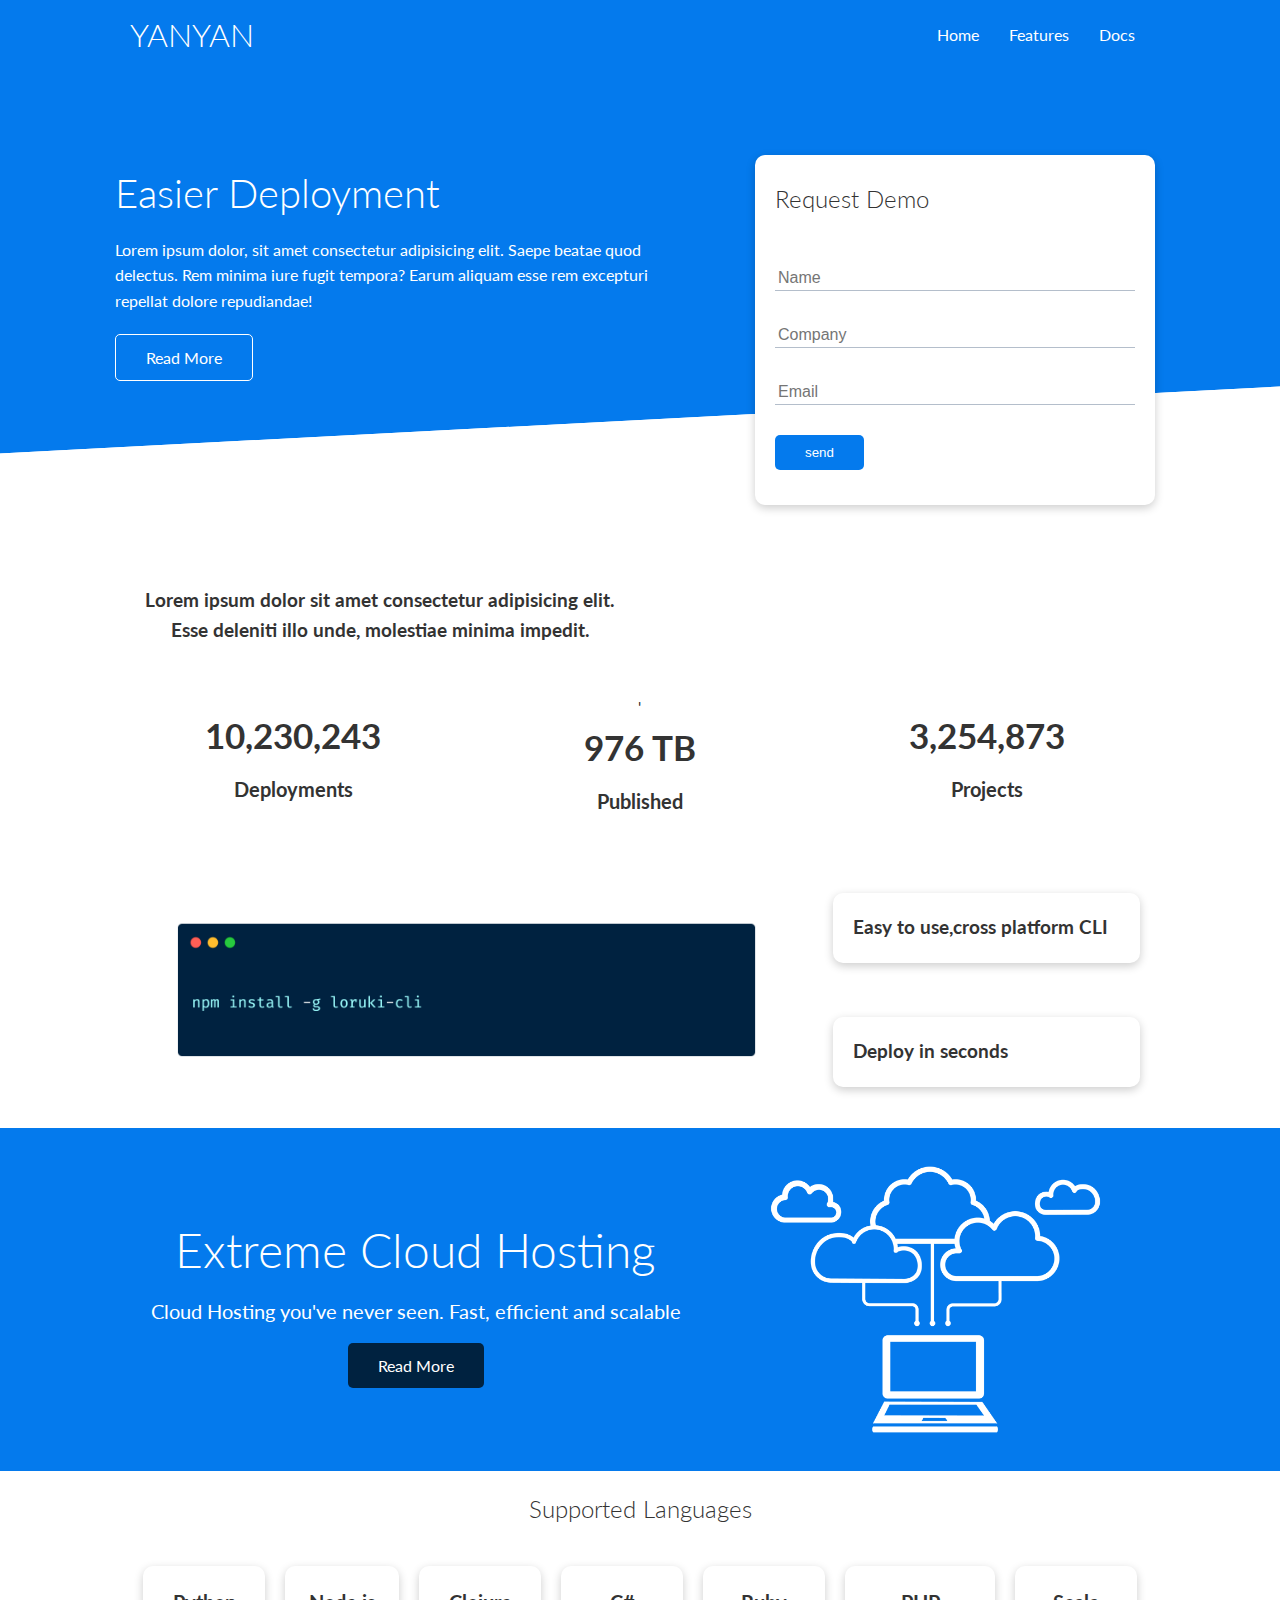
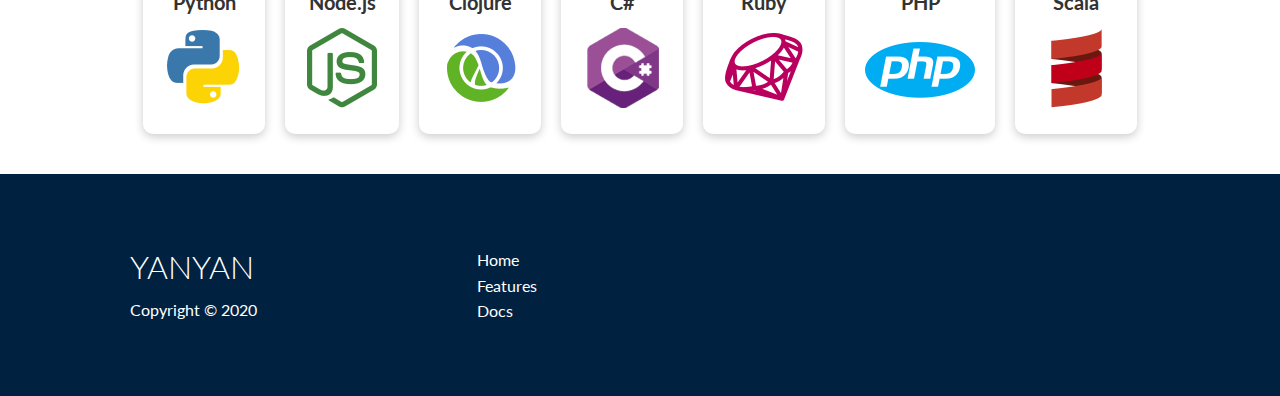
<file: index.html>
<!DOCTYPE html>
<html lang="en">
<head>
    <meta charset="UTF-8">
    <meta name="viewport" content="width=device-width, initial-scale=1.0">
    <title>YANYAN | Cloud Hosting for Everyone</title>
    <link rel="stylesheet" href="https://cdnjs.cloudflare.com/ajax/libs/font-awesome/5.15.1/css/all.min.css" integrity="sha512-+4zCK9k+qNFUR5X+cKL9EIR+ZOhtIloNl9GIKS57V1MyNsYpYcUrUeQc9vNfzsWfV28IaLL3i96P9sdNyeRssA==" crossorigin="anonymous" />
    <link rel="stylesheet" href="style.css">
    
</head>
<body>
    <div class="navbar">
        <div class="container flex">
            <h1 class="logo">YANYAN</h1>
            <nav>
                <ul>
                    <li><a href="index.html">Home</a></li>
                    <li><a href="features.html">Features</a></li>
                    <li><a href="docs.html">Docs</a></li>
                </ul>
            </nav>
        </div>
    </div>

    <section class="showcase">
        <div class="container grid">
             <div class="showcase-text">
                 <h1>Easier Deployment</h1>
                 <p>Lorem ipsum dolor, sit amet consectetur adipisicing elit. Saepe beatae quod delectus. Rem minima iure fugit tempora? Earum aliquam esse rem excepturi repellat dolore repudiandae!</p>
                 <a href="features.html" class="btn btn-outline">Read More</a>
             </div>
             <div class="showcase-form card">
                <h2>Request Demo</h2>
                <form name="contact" method="POST" netlify-honeypot="bot-field" data-netlify="true">
                    <input type="hidden" name="form-name" value="contact">
                    <p class="hidden">
                        <label>Don’t fill this out if you’re human: <input name="bot-field" /></label>
                      </p>
                    <div class="form-control">
                        <input type="text" name="name" placeholder="Name" required>
                    </div>
                    <div class="form-control">
                        <input type="text" name="company" placeholder="Company" required>
                    </div>
                    <div class="form-control">
                        <input type="email" name="email" placeholder="Email" required>
                    </div>
                    <input type="submit" value="send" class="btn btn-primary">
                </form>
             </div>
        </div>
    </section>

    <section class="stats">
        <div class="container">
            <h3 class="stats-heading text-center my-1">
                Lorem ipsum dolor sit amet consectetur adipisicing elit. Esse deleniti illo unde, molestiae minima impedit.
            </h3>
            <div class="grid grid-3 text-center my-4">
                <div>
                    <i class="fas fa-server fa-3x"></i>
                    <h3>10,230,243</h3>
                    <p class="tex-secondary">Deployments</p>
                </div>
                <div>'
                    <i class="fas fa-upload fa-3x"></i>
                    <h3>976 TB</h3>
                    <p class="tex-secondary">Published</p>
                </div>
                <div>
                    <i class="fas fa-project-diagram fa-3x"></i>
                    <h3>3,254,873</h3>
                    <p class="tex-secondary">Projects</p>
                </div>
            </div>
        </div>
    </section>

    <section class="cli">
        <div class="container grid">
            <img src="images/cli.png" alt="">
            <div class="card">
                <h3>Easy to use,cross platform CLI</h3>
            </div>
            <div class="card">
                <h3>Deploy in seconds</h3>
            </div>
        </div>
    </section>

    <section class="cloud bg-primary my-2 py-2">
        <div class="container grid">
            <div class="text-center">
                <h2 class="lg">Extreme Cloud Hosting</h2>
                <p class="lead my-1">Cloud Hosting you've never seen. Fast, efficient and scalable</p>
                <a href="features.html" class="btn btn-dark">Read More</a>   
            </div>
            <img src="images/cloud.png" alt="">
        </div>
    </section>

    <section class="languages">
        <h2 class="md text-center my-2">
            Supported Languages
        </h2>
        <div class="container flex">
            <div class="card">
                <h4>Python</h4>
                <img src="images/logos/python.png" alt="">
            </div>
            <div class="card">
                <h4>Node.js</h4>
                <img src="images/logos/node.png" alt="">
            </div>
            <div class="card">
                <h4>Clojure</h4>
                <img src="images/logos/clojure.png" alt="">
            </div>
            <div class="card">
                <h4>C#</h4>
                <img src="images/logos/csharp.png" alt="">
            </div>
            <div class="card">
                <h4>Ruby</h4>
                <img src="images/logos/ruby.png" alt="">
            </div>
            <div class="card">
                <h4>PHP</h4>
                <img src="images/logos/php.png" alt="">
            </div>
            <div class="card">
                <h4>Scala</h4>
                <img src="images/logos/scala.png" alt="">
            </div>
        </div>
    </section>

    <footer class="footer bg-dark py-5">
        <div class="container grid grid-3">
            <div>
                <h1>YANYAN</h1>
                <p>Copyright &copy; 2020 </p>
            </div>
            <nav>
                <ul>
                    <li><a href="index.html">Home</a></li>
                    <li><a href="features.html">Features</a></li>
                    <li><a href="docs.html">Docs</a></li>
                </ul>
            </nav>
            <div class="social">
                <a href=""><i class="fab fa-github fa-2x"></i></a>
                <a href=""><i class="fab fa-facebook fa-2x"></i></a>
                <a href=""><i class="fab fa-instagram fa-2x"></i></a>
                <a href=""><i class="fab fa-twitter fa-2x"></i></a>
            </div>
        </div>
    </footer>
    
</body>
</html>
</file>
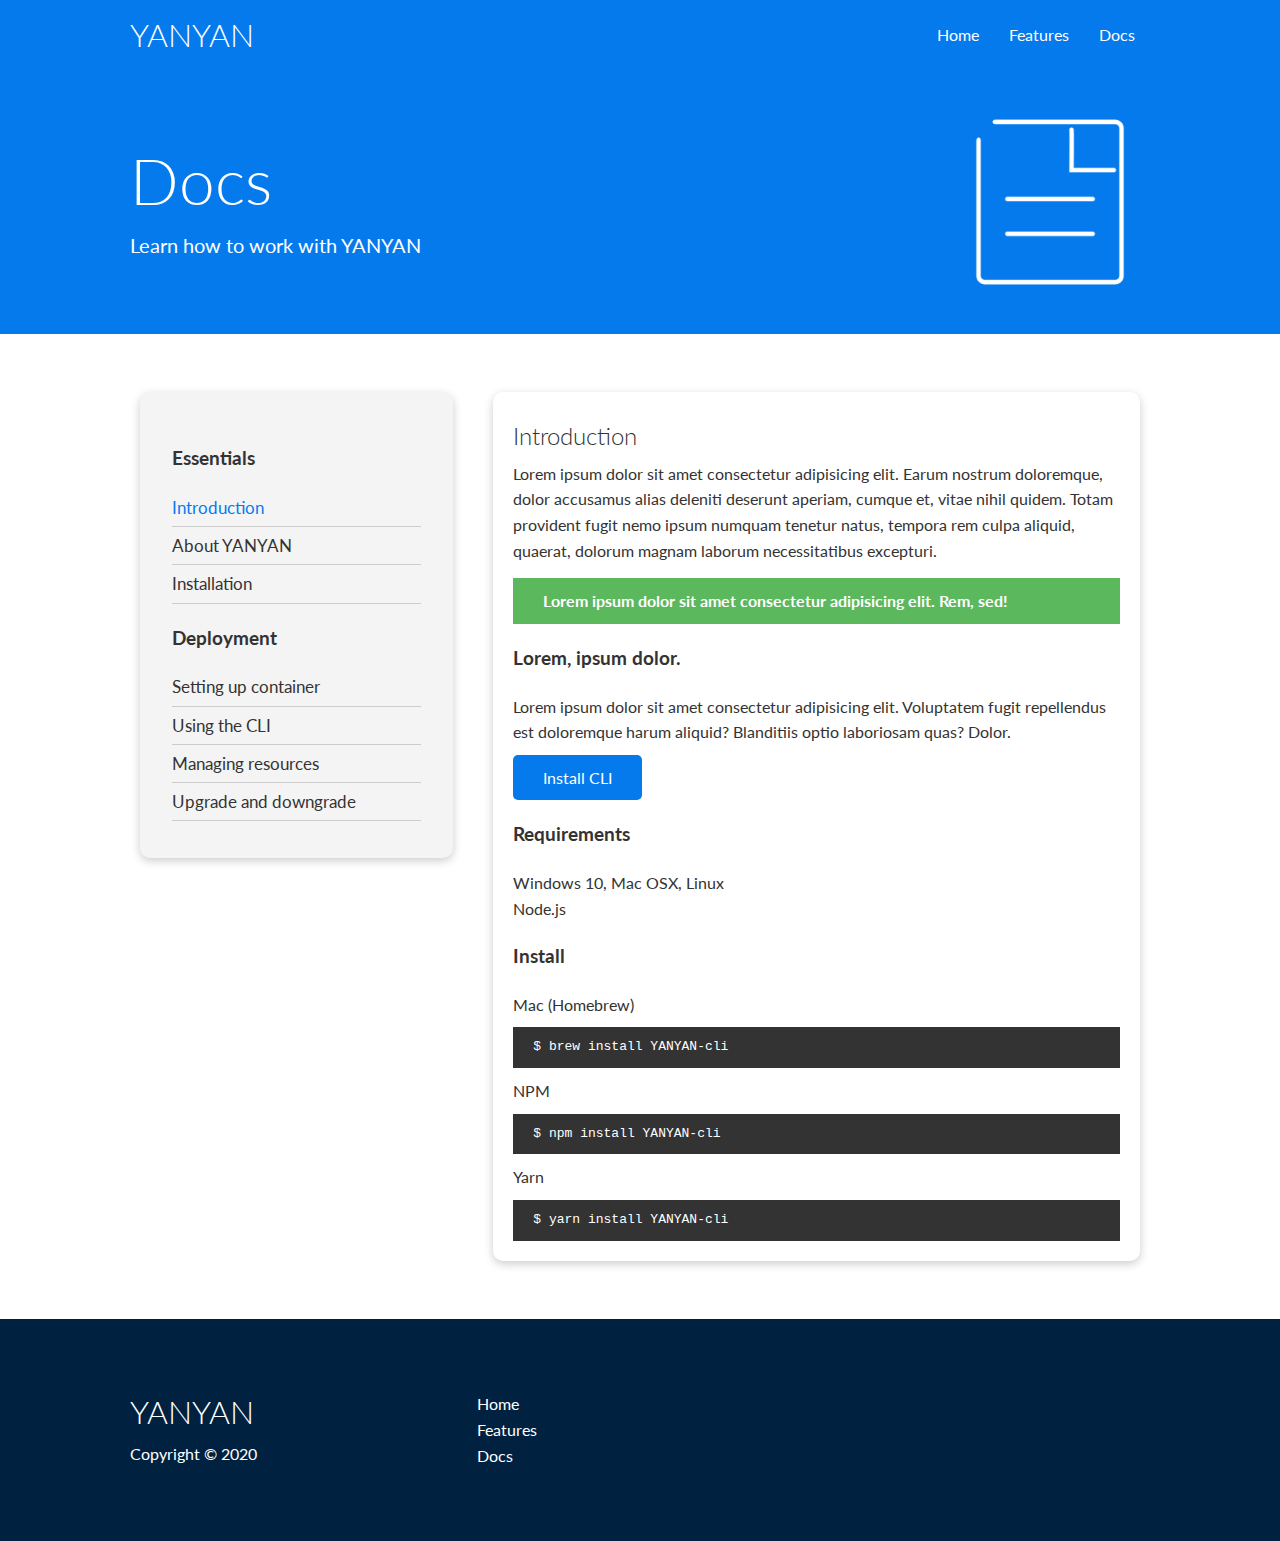
<file: docs.html>
<!DOCTYPE html>
<html lang="en">
<head>
    <meta charset="UTF-8">
    <meta name="viewport" content="width=device-width, initial-scale=1.0">
    <title>YANYAN | Cloud Hosting for Everyone</title>
    <link rel="stylesheet" href="https://cdnjs.cloudflare.com/ajax/libs/font-awesome/5.15.1/css/all.min.css" integrity="sha512-+4zCK9k+qNFUR5X+cKL9EIR+ZOhtIloNl9GIKS57V1MyNsYpYcUrUeQc9vNfzsWfV28IaLL3i96P9sdNyeRssA==" crossorigin="anonymous" />
    <link rel="stylesheet" href="style.css">
    
</head>
<body>
    <div class="navbar">
        <div class="container flex">
            <h1 class="logo">YANYAN</h1>
            <nav>
                <ul>
                    <li><a href="index.html">Home</a></li>
                    <li><a href="features.html">Features</a></li>
                    <li><a href="docs.html">Docs</a></li>
                </ul>
            </nav>
        </div>
    </div>

  <section class="docs-head bg-primary py-3">
      <div class="container grid">
          <div>
              <h1 class="xl">Docs</h1>
              <p class="lead">Learn how to work with YANYAN</p>
          </div>
          <img src="images/docs.png" alt="">
      </div>
  </section>

    <section class="docs-main my-4">
        <div class="container grid">
            <div class="card bg-light p-3">
                <h3 class="my-2">Essentials</h3>
                <nav>
                    <ul>
                        <li><a class="text-primary" href="">Introduction</a></li>
                        <li><a href="">About YANYAN</a></li>
                        <li><a href="">Installation</a></li>
                    </ul>
                </nav>
                <h3 class="my-2">Deployment</h3>
                <nav>
                    <ul>
                        <li><a href="">Setting up container</a></li>
                        <li><a href="">Using the CLI</a></li>
                        <li><a href="">Managing resources</a></li>
                        <li><a href="">Upgrade and downgrade</a></li>
                    </ul>
                </nav>
            </div>
            <div class="card">
                <h2>Introduction</h2>
                <p>Lorem ipsum dolor sit amet consectetur adipisicing elit. Earum nostrum doloremque, dolor accusamus alias deleniti deserunt aperiam, cumque et, vitae nihil quidem. Totam provident fugit nemo ipsum 
                    numquam tenetur natus, tempora rem culpa aliquid, quaerat, dolorum magnam laborum necessitatibus excepturi.</p>
                    
                    <div class="alert alert-success">
                        <i class="fas fa-info"></i>Lorem ipsum dolor sit amet consectetur adipisicing elit. Rem, sed!
                    </div>

                    <h3>Lorem, ipsum dolor.</h3>
                    <p>Lorem ipsum dolor sit amet consectetur adipisicing elit. Voluptatem fugit repellendus est doloremque harum aliquid? Blanditiis optio laboriosam quas? Dolor.</p>
                    <a href="#" class="btn btn-primary">Install CLI</a>

                    <h3>Requirements</h3>
                    <ul>
                        <li>Windows 10, Mac OSX, Linux</li>
                        <li>Node.js</li>
                    </ul>

                    <h3>Install</h3>
                    <p>Mac (Homebrew)</p>
                    <pre><code>$ brew install YANYAN-cli</code></pre>
                    <p>NPM</p>
                    <pre><code>$ npm install YANYAN-cli</code></pre>
                    <p>Yarn</p>
                    <pre><code>$ yarn install YANYAN-cli</code></pre>
            </div>
        </div>
    </section>


    <footer class="footer bg-dark py-5">
        <div class="container grid grid-3">
            <div>
                <h1>YANYAN</h1>
                <p>Copyright &copy; 2020 </p>
            </div>
            <nav>
                <ul>
                    <li><a href="index.html">Home</a></li>
                    <li><a href="features.html">Features</a></li>
                    <li><a href="docs.html">Docs</a></li>
                </ul>
            </nav>
            <div class="social">
                <a href=""><i class="fab fa-github fa-2x"></i></a>
                <a href=""><i class="fab fa-facebook fa-2x"></i></a>
                <a href=""><i class="fab fa-instagram fa-2x"></i></a>
                <a href=""><i class="fab fa-twitter fa-2x"></i></a>
            </div>
        </div>
    </footer>
    
</body>
</html>
</file>
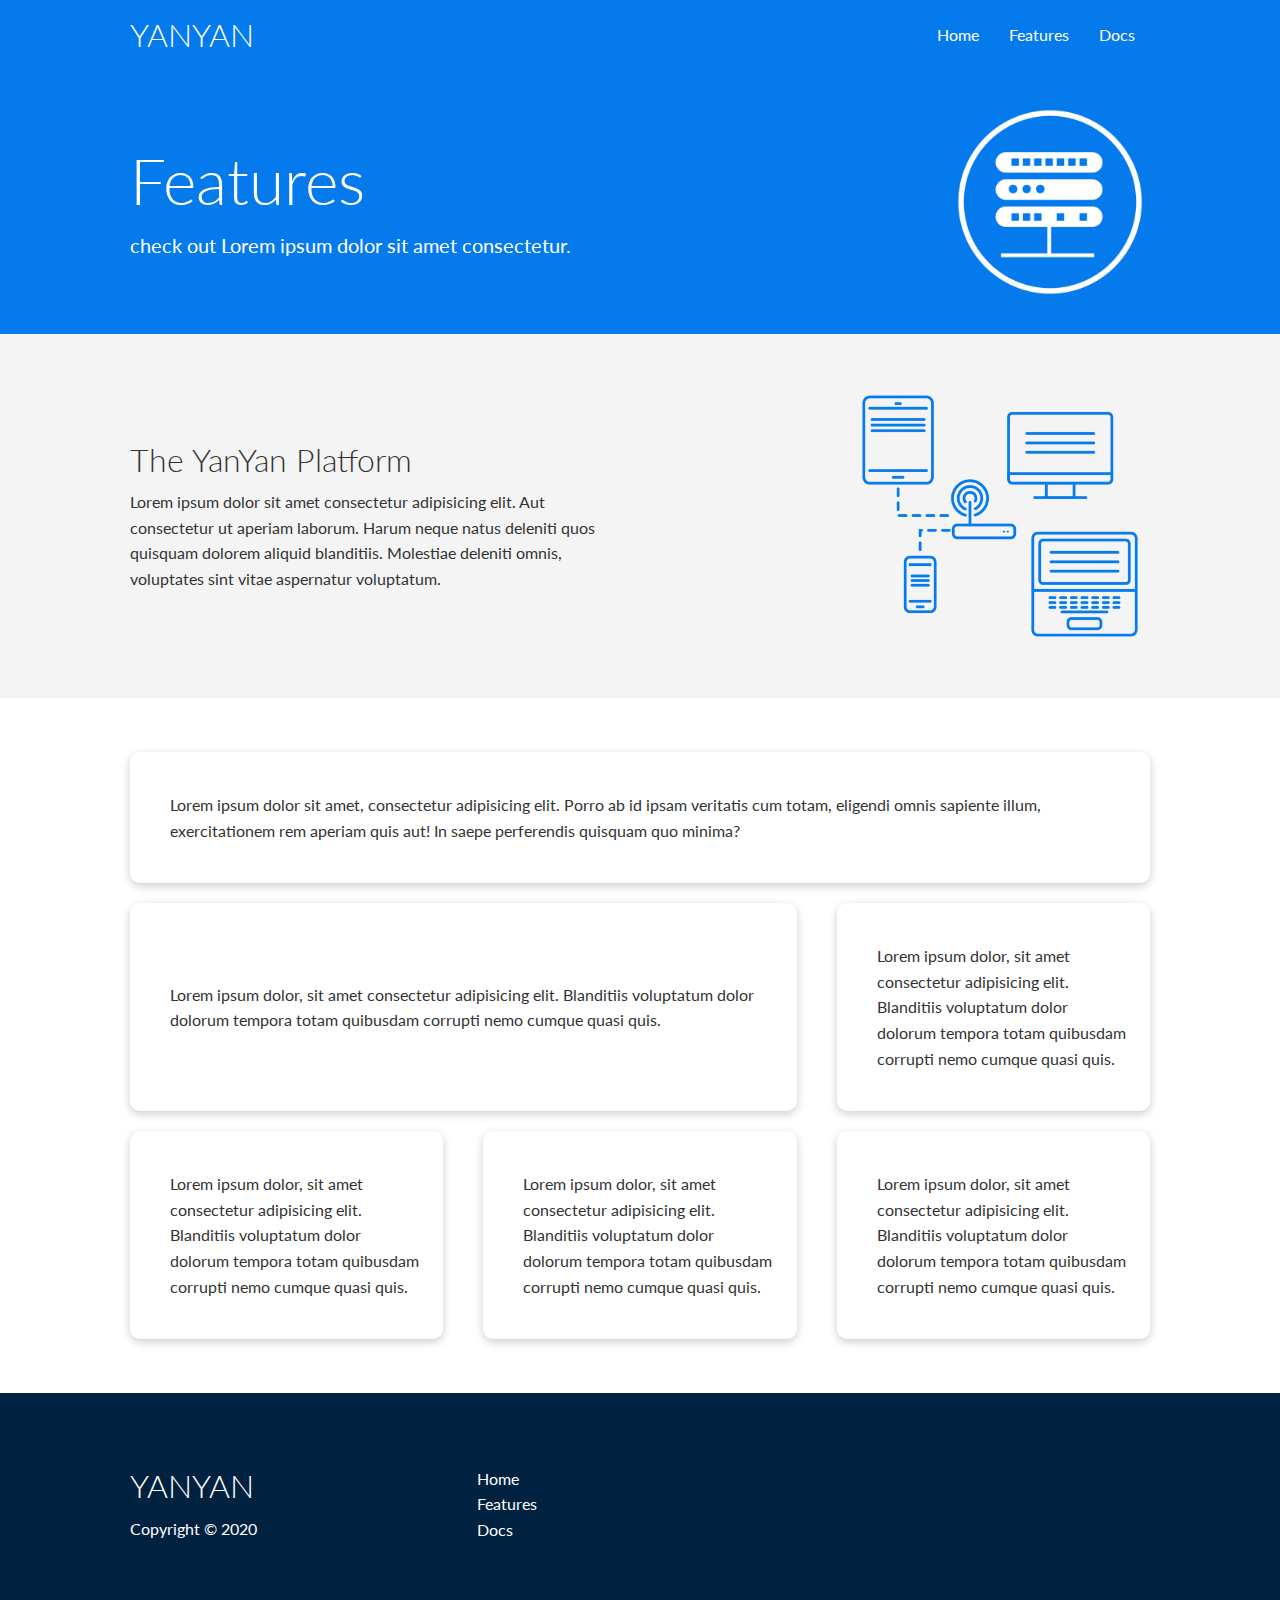
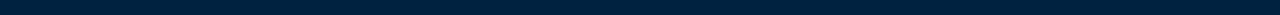
<file: features.html>
<!DOCTYPE html>
<html lang="en">
<head>
    <meta charset="UTF-8">
    <meta name="viewport" content="width=device-width, initial-scale=1.0">
    <title>YANYAN | Cloud Hosting for Everyone</title>
    <link rel="stylesheet" href="https://cdnjs.cloudflare.com/ajax/libs/font-awesome/5.15.1/css/all.min.css" integrity="sha512-+4zCK9k+qNFUR5X+cKL9EIR+ZOhtIloNl9GIKS57V1MyNsYpYcUrUeQc9vNfzsWfV28IaLL3i96P9sdNyeRssA==" crossorigin="anonymous" />
    <link rel="stylesheet" href="style.css">
    
</head>
<body>
    <div class="navbar">
        <div class="container flex">
            <h1 class="logo">YANYAN</h1>
            <nav>
                <ul>
                    <li><a href="index.html">Home</a></li>
                    <li><a href="features.html">Features</a></li>
                    <li><a href="docs.html">Docs</a></li>
                </ul>
            </nav>
        </div>
    </div>

  <section class="features-head bg-primary py-3">
      <div class="container grid">
          <div>
              <h1 class="xl">Features</h1>
              <p class="lead">check out Lorem ipsum dolor sit amet consectetur.</p>
          </div>
          <img src="images/server.png" alt="">
      </div>
  </section>

  <section class="features-sub-head bg-light py-3">
      <div class="container grid">
        <div>
            <h1 class="md">The YanYan Platform</h1>
            <p>Lorem ipsum dolor sit amet consectetur adipisicing elit. Aut consectetur ut aperiam laborum. Harum neque natus deleniti quos quisquam dolorem aliquid blanditiis. Molestiae deleniti omnis, voluptates sint vitae aspernatur voluptatum.</p>
        </div>
        <img src="images/server2.png" alt="">
      </div>
  </section>

  <section class="features-main my-2">
      <div class="container grid grid-3">
          <div class="card flex">
            <i class="fas fa-server fa-3x"></i>
            <p>Lorem ipsum dolor sit amet, consectetur adipisicing elit. Porro ab id ipsam veritatis cum totam, eligendi omnis sapiente illum, exercitationem rem aperiam quis aut! In saepe perferendis quisquam quo minima?</p> 
          </div>
          <div class="card flex">
            <i class="fas fa-laptop-code fa-3x"></i>
            <p>Lorem ipsum dolor, sit amet consectetur adipisicing elit. Blanditiis voluptatum dolor dolorum tempora totam quibusdam corrupti nemo cumque quasi quis.</p>
          </div>
          <div class="card flex">
            <i class="fas fa-database fa-3x"></i>
            <p>Lorem ipsum dolor, sit amet consectetur adipisicing elit. Blanditiis voluptatum dolor dolorum tempora totam quibusdam corrupti nemo cumque quasi quis.</p>
          </div>
          <div class="card flex">
            <i class="fas fa-power-off fa-3x"></i>
            <p>Lorem ipsum dolor, sit amet consectetur adipisicing elit. Blanditiis voluptatum dolor dolorum tempora totam quibusdam corrupti nemo cumque quasi quis.</p>
          </div> 
          <div class="card flex">
            <i class="fas fa-upload fa-3x"></i>
            <p>Lorem ipsum dolor, sit amet consectetur adipisicing elit. Blanditiis voluptatum dolor dolorum tempora totam quibusdam corrupti nemo cumque quasi quis.</p>
          </div>
          <div class="card flex">
            <i class="fas fa-cloud fa-3x"></i>
            <p>Lorem ipsum dolor, sit amet consectetur adipisicing elit. Blanditiis voluptatum dolor dolorum tempora totam quibusdam corrupti nemo cumque quasi quis.</p>
          </div>
      </div>
  </section>

    <footer class="footer bg-dark py-5">
        <div class="container grid grid-3">
            <div>
                <h1>YANYAN</h1>
                <p>Copyright &copy; 2020 </p>
            </div>
            <nav>
                <ul>
                    <li><a href="index.html">Home</a></li>
                    <li><a href="features.html">Features</a></li>
                    <li><a href="docs.html">Docs</a></li>
                </ul>
            </nav>
            <div class="social">
                <a href=""><i class="fab fa-github fa-2x"></i></a>
                <a href=""><i class="fab fa-facebook fa-2x"></i></a>
                <a href=""><i class="fab fa-instagram fa-2x"></i></a>
                <a href=""><i class="fab fa-twitter fa-2x"></i></a>
            </div>
        </div>
    </footer>
    
</body>
</html>
</file>
<file: style.css>
@import url("https://fonts.googleapis.com/css2?family=Lato:wght@300&display=swap");
* {
  -webkit-box-sizing: border-box;
          box-sizing: border-box;
  margin: 0;
  padding: 0;
}

body {
  font-family: "Lato",sans-serif;
  color: #333333;
  line-height: 1.6;
}

ul {
  list-style-type: none;
}

a {
  text-decoration: none;
  color: #333333;
}

h1, h2 {
  font-weight: 300;
  line-height: 1.2;
  margin: 10px 0;
}

p {
  margin: 10px 0;
}

img {
  width: 100%;
}

code, pre {
  background: #333;
  color: #fff;
  padding: 10px;
}

.hidden {
  visibility: hidden;
  height: 0;
}

/*navbar*/
.navbar {
  background-color: #047aed;
  color: white;
  height: 70px;
}

.navbar .flex {
  -webkit-box-pack: justify;
      -ms-flex-pack: justify;
          justify-content: space-between;
}

.navbar ul {
  display: -webkit-box;
  display: -ms-flexbox;
  display: flex;
}

.navbar a {
  color: white;
  padding: 10px;
  margin: 0 5px;
}

.navbar a:hover {
  border-bottom: 2px white solid;
}

/*showcase*/
.showcase {
  height: 400px;
  background-color: #047aed;
  color: white;
  position: relative;
}

.showcase h1 {
  font-size: 40px;
}

.showcase p {
  margin: 20px 0;
}

.showcase .grid {
  overflow: visible;
  -ms-grid-columns: 55% 45%;
      grid-template-columns: 55% 45%;
  gap: 30px;
}

.showcase-form {
  position: relative;
  top: 60px;
  height: 350px;
  width: 400px;
  padding: 40px;
  z-index: 100;
  justify-self: flex-end;
  -webkit-animation: slideInFromRight 1s ease-in;
          animation: slideInFromRight 1s ease-in;
}

.showcase-form .form-control {
  margin: 30px 0;
}

.showcase-form input[type='text'],
.showcase-form input[type='email'] {
  border: 0;
  border-bottom: 1px solid #b4becb;
  width: 100%;
  padding: 3px;
  font-size: 16px;
}

.showcase-form input:focus {
  outline: none;
}

.showcase::before, .showcase::after {
  content: '';
  position: absolute;
  height: 100px;
  bottom: -50px;
  right: 0;
  left: 0;
  background: white;
  -webkit-transform: skewY(-3deg);
          transform: skewY(-3deg);
}

.showcase-text {
  -webkit-animation: slideInFromLeft 1s ease-in;
          animation: slideInFromLeft 1s ease-in;
}

/*stats*/
.stats {
  padding-top: 100px;
}

.stats .grid h3 {
  font-size: 35px;
}

.stats .grid p {
  font-size: 20px;
  font-weight: bold;
}

.stats-heading {
  max-width: 500px;
  margin: auto;
}

/*CLI*/
.cli .grid {
  -ms-grid-columns: 1fr 1fr 1fr;
      grid-template-columns: 1fr 1fr 1fr;
  -ms-grid-rows: 1fr 1fr;
      grid-template-rows: 1fr 1fr;
}

.cli .grid > *:first-child {
  -ms-grid-column: 1;
  -ms-grid-column-span: 2;
  grid-column: 1/ span 2;
  -ms-grid-row: 1;
  -ms-grid-row-span: 2;
  grid-row: 1/ span 2;
}

/*cloud*/
.cloud .grid {
  -ms-grid-columns: 4fr 3fr;
      grid-template-columns: 4fr 3fr;
}

/*languages*/
.languages .card {
  text-align: center;
  margin: 18px 10px 40px;
  -webkit-transition: -webkit-transform 0.2s ease-in;
  transition: -webkit-transform 0.2s ease-in;
  transition: transform 0.2s ease-in;
  transition: transform 0.2s ease-in, -webkit-transform 0.2s ease-in;
}

.languages .card h4 {
  font-size: 20px;
  margin-bottom: 10px;
}

.languages .card:hover {
  -webkit-transform: translateY(-15px);
          transform: translateY(-15px);
}

.languages .flex {
  -ms-flex-wrap: wrap;
      flex-wrap: wrap;
}

/*features*/
.features-head img, .docs-head img {
  width: 200px;
  justify-self: flex-end;
}

.features-sub-head img {
  width: 300px;
  justify-self: flex-end;
}

.features-main .card > i {
  margin: 0 10px;
}

.features-main .grid {
  padding: 30px;
}

.features-main .grid > *:first-child {
  -ms-grid-column: 1;
  -ms-grid-column-span: 3;
  grid-column: 1/span 3;
}

.features-main .grid > *:nth-child(2) {
  -ms-grid-column: 1;
  -ms-grid-column-span: 2;
  grid-column: 1/span 2;
}

/*docs*/
.docs-main h3 {
  margin: 20px 0;
}

.docs-main nav li {
  color: #333333;
  font-size: 17px;
  padding-bottom: 5px;
  margin-bottom: 5px;
  border-bottom: 1px #ccc solid;
}

.docs-main .grid {
  -ms-grid-columns: 1fr 2fr;
      grid-template-columns: 1fr 2fr;
  -webkit-box-align: start;
      -ms-flex-align: start;
          align-items: flex-start;
}

.docs-main a:hover {
  font-weight: bold;
}

/*footer*/
.footer .social a {
  margin: 0 10px;
}

/*animations*/
@-webkit-keyframes slideInFromLeft {
  0% {
    -webkit-transform: translateX(-100%);
            transform: translateX(-100%);
  }
  100% {
    -webkit-transform: translateX(0);
            transform: translateX(0);
  }
}
@keyframes slideInFromLeft {
  0% {
    -webkit-transform: translateX(-100%);
            transform: translateX(-100%);
  }
  100% {
    -webkit-transform: translateX(0);
            transform: translateX(0);
  }
}

@-webkit-keyframes slideInFromRight {
  0% {
    -webkit-transform: translateX(100%);
            transform: translateX(100%);
  }
  100% {
    -webkit-transform: translateX(0);
            transform: translateX(0);
  }
}

@keyframes slideInFromRight {
  0% {
    -webkit-transform: translateX(100%);
            transform: translateX(100%);
  }
  100% {
    -webkit-transform: translateX(0);
            transform: translateX(0);
  }
}

@-webkit-keyframes slideInFromTop {
  0% {
    -webkit-transform: translateY(-100%);
            transform: translateY(-100%);
  }
  100% {
    -webkit-transform: translateY(0);
            transform: translateY(0);
  }
}

@keyframes slideInFromTop {
  0% {
    -webkit-transform: translateY(-100%);
            transform: translateY(-100%);
  }
  100% {
    -webkit-transform: translateY(0);
            transform: translateY(0);
  }
}

@-webkit-keyframes slideInFromBottom {
  0% {
    -webkit-transform: translateY(100%);
            transform: translateY(100%);
  }
  100% {
    -webkit-transform: translateY(0);
            transform: translateY(0);
  }
}

@keyframes slideInFromBottom {
  0% {
    -webkit-transform: translateY(100%);
            transform: translateY(100%);
  }
  100% {
    -webkit-transform: translateY(0);
            transform: translateY(0);
  }
}

/*Tablets and under*/
@media (max-width: 768px) {
  .grid,
  .showcase .grid,
  .stats.grid,
  .cli.grid,
  .cloud.grid,
  .docs-main .grid,
  .features-head .grid, .features-sub-head .grid {
    -ms-grid-columns: 1fr;
        grid-template-columns: 1fr;
    -ms-grid-rows: 1fr;
        grid-template-rows: 1fr;
  }
  .features-head, .features-sub-head, .docs-head {
    text-align: center;
  }
  .features-head img, .features-sub-head img, .docs-head {
    -ms-grid-column-align: center;
        justify-self: center;
  }
  .showcase {
    height: auto;
  }
  .features-main .card > i {
    margin: 0 10px;
  }
  .features-main .grid {
    padding: 30px;
    -ms-grid-columns: 1fr;
        grid-template-columns: 1fr;
  }
  .features-main .grid > *:first-child {
    -ms-grid-column: 1;
    grid-column: 1;
  }
  .features-main .grid > *:nth-child(2) {
    -ms-grid-column: 1;
    grid-column: 1;
  }
  .showcase-text {
    text-align: center;
    margin-top: 40px;
    -webkit-animation: slideInFromTop 1s ease-in;
            animation: slideInFromTop 1s ease-in;
  }
  .showcase-form {
    -ms-grid-column-align: center;
        justify-self: center;
    margin: auto;
    -webkit-animation: slideInFromBottom 1s ease-in;
            animation: slideInFromBottom 1s ease-in;
  }
  .cli .grid {
    -ms-grid-columns: 1fr;
        grid-template-columns: 1fr;
    -ms-grid-rows: 1fr;
        grid-template-rows: 1fr;
  }
  .cli .grid > *:first-child {
    -ms-grid-column: 1;
    grid-column: 1;
    -ms-grid-row: 1;
    grid-row: 1;
  }
}

/*mobile*/
@media (max-width: 500px) {
  .navbar {
    height: 110px;
  }
  .navbar .flex {
    -webkit-box-orient: vertical;
    -webkit-box-direction: normal;
        -ms-flex-direction: column;
            flex-direction: column;
  }
  .navbar ul {
    padding: 10px;
    background-color: rgba(0, 0, 0, 0.1);
  }
}

/*utilities*/
.container {
  max-width: 1100px;
  margin: 0 auto;
  overflow: none;
  padding: 0 40px;
}

.flex {
  display: -webkit-box;
  display: -ms-flexbox;
  display: flex;
  -webkit-box-pack: center;
      -ms-flex-pack: center;
          justify-content: center;
  -webkit-box-align: center;
      -ms-flex-align: center;
          align-items: center;
  height: 100%;
}

.card {
  background-color: white;
  color: #333333;
  border-radius: 10px;
  -webkit-box-shadow: 0 3px 10px rgba(0, 0, 0, 0.2);
          box-shadow: 0 3px 10px rgba(0, 0, 0, 0.2);
  padding: 20px;
  margin: 10px;
}

.btn {
  display: inline-block;
  padding: 10px 30px;
  cursor: pointer;
  background: #047aed;
  color: white;
  border: none;
  border-radius: 5px;
}

.btn:hover {
  -webkit-transform: scale(0.98);
          transform: scale(0.98);
}

.btn-outline {
  background-color: transparent;
  border: 1px white solid;
}

.bg-primary, .btn-primary {
  background-color: #047aed;
  color: white;
}

.bg-secondary, .btn-secondary {
  background-color: #1c3fa8;
  color: white;
}

.bg-dark, .btn-dark {
  background-color: #002240;
  color: white;
}

.bg-light, .btn-light {
  background-color: #f4f4f4;
  color: #333333;
}

.bg-primary a, .btn-primary a,
.bg-secondary a, .btn-secondary a,
.bg-dark a, .btn-dark a {
  color: white;
}

.text-primary {
  color: #047aed;
}

.text-secondary {
  color: #1c3fa8;
}

.text-dark {
  color: #002240;
}

.text-light {
  color: #f4f4f4;
}

.lead {
  font-size: 20px;
}

.sm {
  font-size: 1 rem;
}

.md {
  font-size: 2 rem;
}

.lg {
  font-size: 3rem;
}

.xl {
  font-size: 4rem;
}

.text-center {
  text-align: center;
}

.alert {
  background-color: #f4f4f4;
  padding: 10px 20px;
  font-weight: bold;
  margin: 15px 0;
}

.alert i {
  margin-right: 10px;
}

.alert-success {
  background-color: #5cb85c;
  color: #fff;
}

.alert-error {
  background-color: #d9534f;
  color: #fff;
}

.grid {
  display: -ms-grid;
  display: grid;
  -ms-grid-columns: 1fr 1fr;
      grid-template-columns: 1fr 1fr;
  gap: 20px;
  -webkit-box-pack: center;
      -ms-flex-pack: center;
          justify-content: center;
  -webkit-box-align: center;
      -ms-flex-align: center;
          align-items: center;
  height: 100%;
}

.grid-3 {
  -ms-grid-columns: 1fr 1fr 1fr;
      grid-template-columns: 1fr 1fr 1fr;
}

/*margin*/
.my-1 {
  margin: 1rem 0;
}

.my-2 {
  margin: 1.5rem 0;
}

.my-3 {
  margin: 2rem 0;
}

.my-4 {
  margin: 3rem 0;
}

.my-5 {
  margin: 4rem 0;
}

/*margin all around*/
.m-1 {
  margin: 1rem;
}

.m-2 {
  margin: 1.5rem;
}

.m-3 {
  margin: 2rem;
}

.m-4 {
  margin: 3rem;
}

.m-5 {
  margin: 4rem;
}

/*padding*/
.py-1 {
  padding: 1rem 0;
}

.py-2 {
  padding: 1.5rem 0;
}

.py-3 {
  padding: 2rem 0;
}

.py-4 {
  padding: 3rem 0;
}

.py-5 {
  padding: 4rem 0;
}

/*padding all around*/
.p-1 {
  padding: 1rem;
}

.p-2 {
  padding: 1.5rem;
}

.p-3 {
  padding: 2rem;
}

.p-4 {
  padding: 3rem;
}

.p-5 {
  padding: 4rem;
}
/*# sourceMappingURL=style.css.map */
</file>
